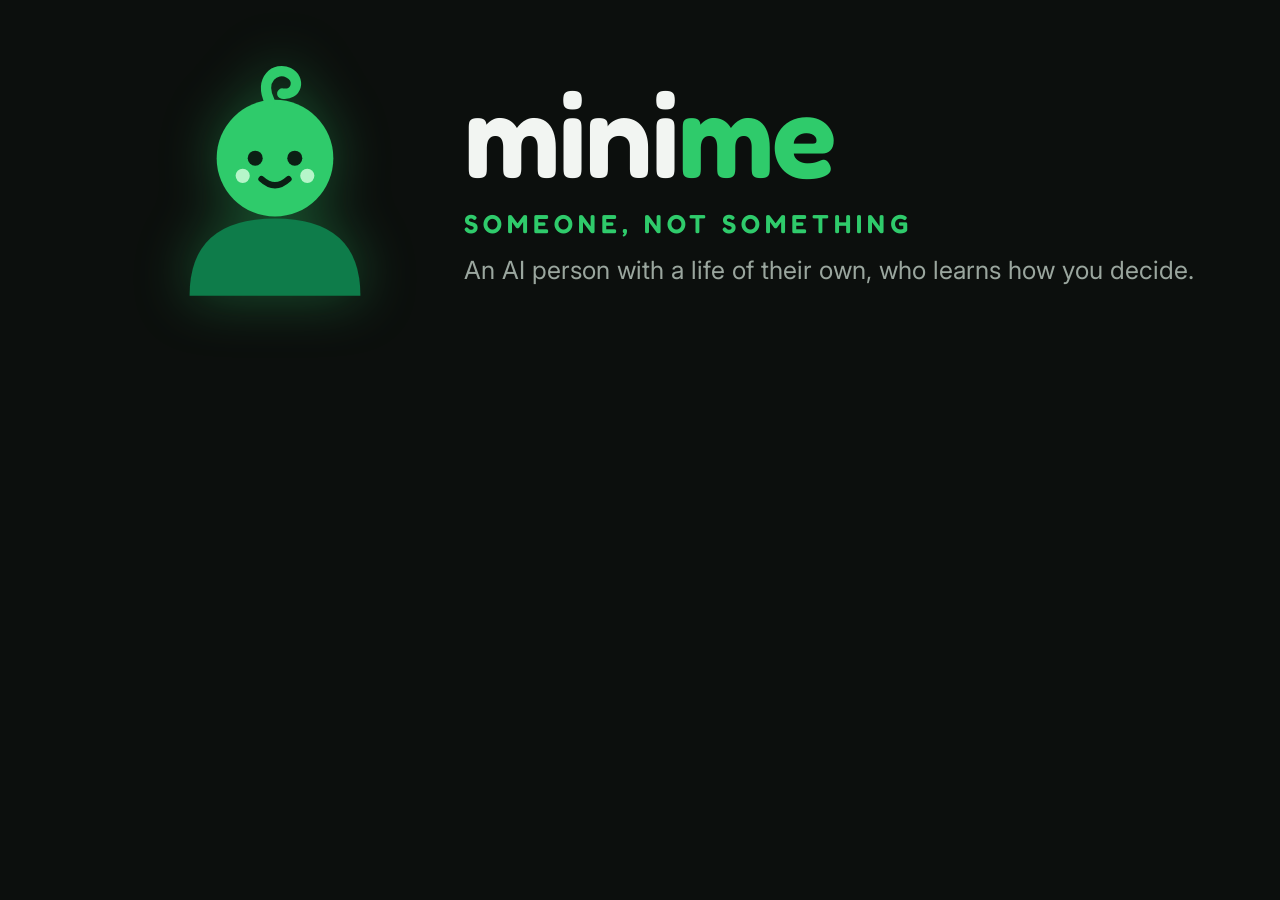
<file: docs/brand/banner.html>
<!doctype html>
<html lang="en">
<head>
<meta charset="utf-8">
<title>Minime Banner</title>
<link rel="stylesheet" href="https://fonts.googleapis.com/css2?family=Fredoka:wght@600&family=Inter:wght@500&display=block">
<style>
  /* Rendered to banner-dark.png and banner-light.png at 1280x358; ?light for the light one.
     ?social renders social.png, GitHub's 1280x640 social preview; ?header renders
     x-header.png (1500x500, X's header) and ?avatar x-avatar.png (400x400, X's profile picture). */
  :root { --bg: #0c0f0d; --ink: #f2f5f2; --sub: #9aa69e; --green: #2fcb6b; --glow: rgba(47, 203, 107, .35); }
  :root.light { --bg: #f5f8f4; --ink: #0b1f14; --sub: #5b6b61; --green: #19a956; --glow: rgba(47, 203, 107, .28); }
  * { margin: 0; box-sizing: border-box; }
  html, body { width: 1280px; height: 358px; overflow: hidden; background: var(--bg); }
  body { display: flex; align-items: center; gap: 64px; padding: 0 0 0 150px; font-family: Inter, sans-serif; }
  .mark { width: 250px; height: 250px; filter: drop-shadow(0 0 28px var(--glow)); flex: none; }
  .word { font: 600 120px/1 Fredoka, sans-serif; letter-spacing: -2px; color: var(--ink); }
  .word b { color: var(--green); font-weight: 600; }
  .tag { margin-top: 18px; font: 600 26px/1 Fredoka, sans-serif; letter-spacing: 5px; text-transform: uppercase; color: var(--green); }
  .sub { margin-top: 18px; font-size: 25px; color: var(--sub); }
  :root.social, :root.social body { height: 640px; }
  :root.social body { background: radial-gradient(circle at 26% 50%, var(--glow), transparent 34%), var(--bg); }
  :root.social body { padding-left: 130px; gap: 72px; }
  :root.social .mark { width: 300px; height: 300px; }
  :root.social .word { font-size: 136px; }
  :root.social .tag { margin-top: 24px; font-size: 28px; }
  :root.social .sub { margin-top: 22px; max-width: 560px; font-size: 27px; line-height: 1.4; }
  /* X's header: the profile picture covers the bottom left, so the words sit right of centre. */
  :root.header, :root.header body { width: 1500px; height: 500px; }
  :root.header body { justify-content: center; padding: 0 0 0 330px;
    background: radial-gradient(ellipse at 62% 50%, var(--glow), transparent 45%), var(--bg); }
  :root.header .mark { display: none; }
  :root.header .word { font-size: 132px; }
  :root.header .tag { margin-top: 22px; font-size: 28px; }
  :root.header .sub { margin-top: 20px; font-size: 27px; }
  /* X's profile picture: shown as a circle, so Mini sits in it, shoulders at the bottom. */
  :root.avatar, :root.avatar body { width: 400px; height: 400px; }
  :root.avatar body { padding: 0; justify-content: center; align-items: flex-end;
    background: radial-gradient(circle at 50% 42%, var(--glow), transparent 62%), var(--bg); }
  :root.avatar .mark { width: 330px; height: 330px; margin-bottom: -24px; filter: drop-shadow(0 0 22px var(--glow)); }
  :root.avatar .text { display: none; }
</style>
<script>if (location.search.includes("light")) document.documentElement.classList.add("light");
for (const m of ["social", "header", "avatar"]) if (location.search.includes(m)) document.documentElement.classList.add(m);</script>
</head>
<body>
  <img class="mark" src="mark.svg" alt="">
  <div class="text">
    <div class="word">mini<b>me</b></div>
    <div class="tag">Someone, not something</div>
    <div class="sub">An AI person with a life of their own, who learns how you decide.</div>
  </div>
</body>
</html>
</file>
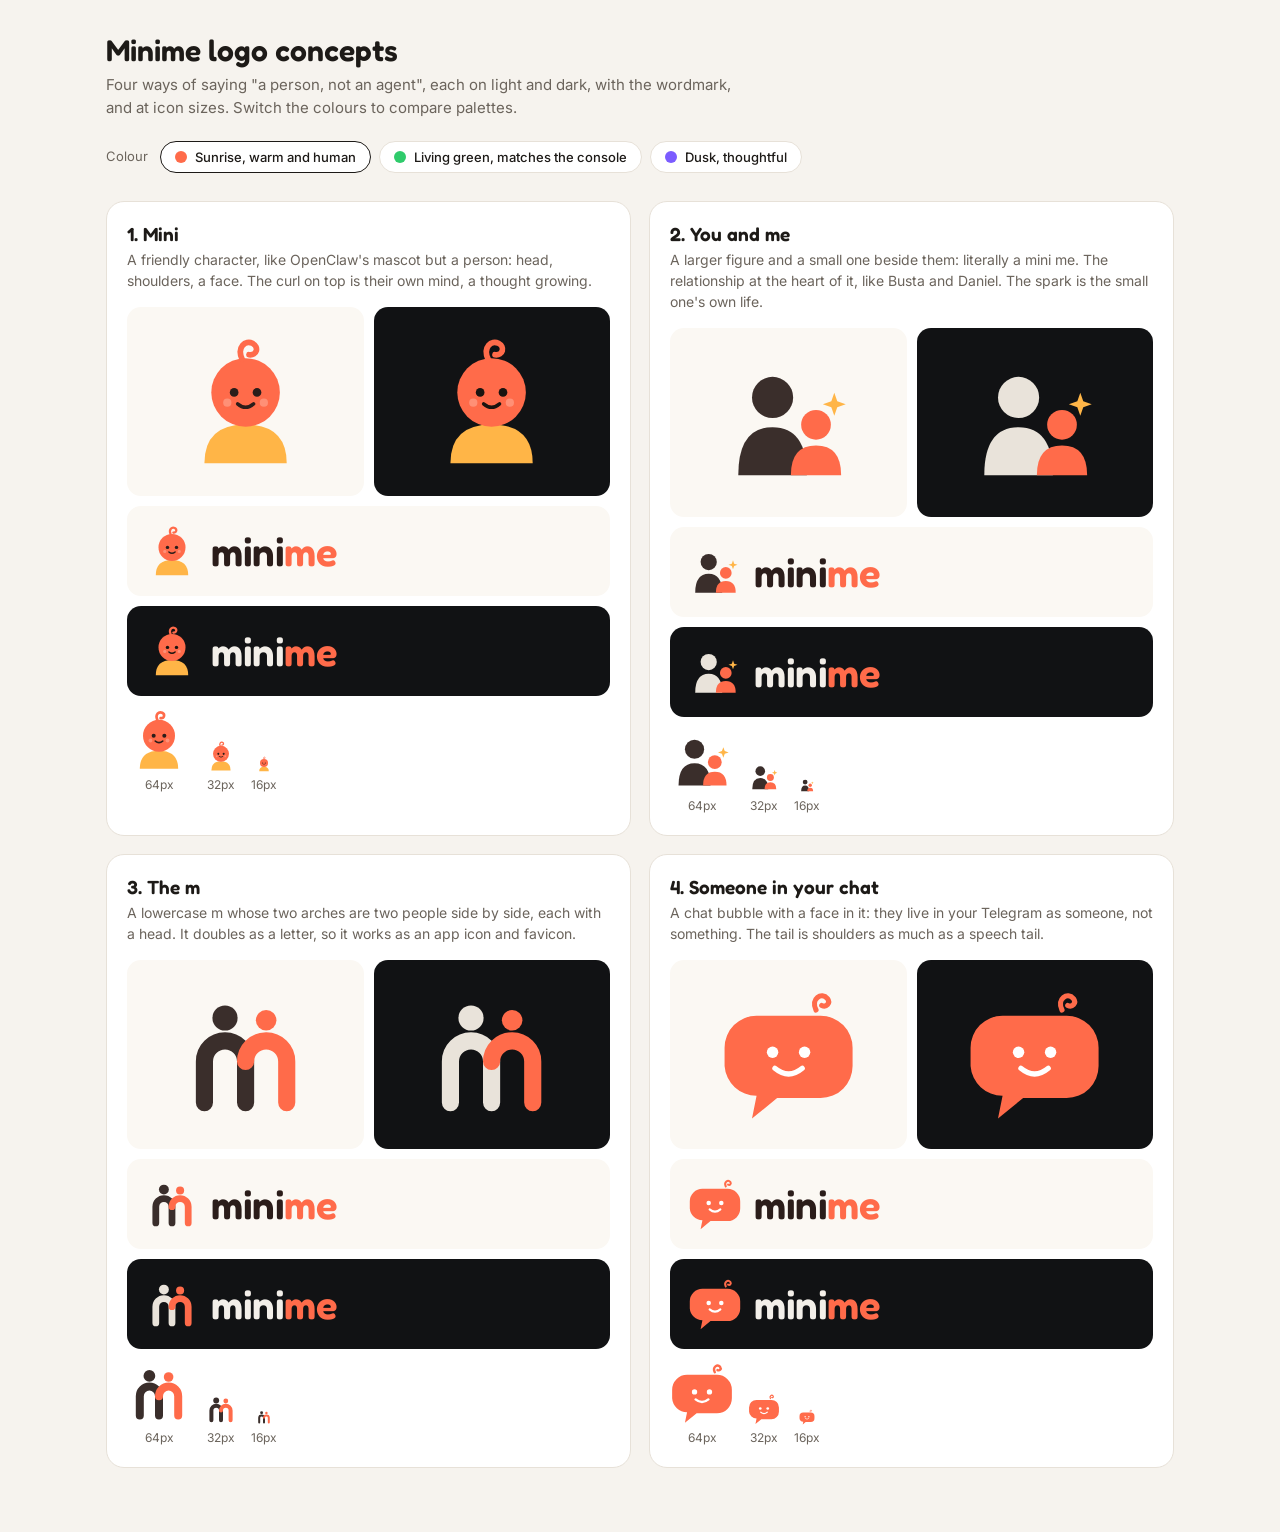
<file: docs/brand/concepts.html>
<!doctype html>
<html lang="en">
<head>
<meta charset="utf-8">
<meta name="viewport" content="width=device-width, initial-scale=1">
<title>Minime Logo Concepts</title>
<link rel="preconnect" href="https://fonts.googleapis.com">
<link rel="stylesheet" href="https://fonts.googleapis.com/css2?family=Fredoka:wght@500;600&family=Inter:wght@400;500;600&display=swap">
<style>
  :root {
    --page: #f6f3ee; --card: #ffffff; --text: #1d1a17; --muted: #6b645c; --line: #e7e1d8; --dark: #111214;
    /* palette: set by the buttons */
    --a: #ff6b4a; --b: #ffb547; --ink: #2b1d1a; --n: #3a2e2b; --c: #ff8a73; --paper: #ffffff;
  }
  @media (prefers-color-scheme: dark) {
    :root:not([data-theme="light"]) { --page: #0d0e10; --card: #17181b; --text: #ece8e2; --muted: #9a948c; --line: #26272b; }
  }
  :root[data-theme="dark"] { --page: #0d0e10; --card: #17181b; --text: #ece8e2; --muted: #9a948c; --line: #26272b; }
  body[data-palette="sunrise"] { --a: #ff6b4a; --b: #ffb547; --ink: #2b1d1a; --n: #3a2e2b; --c: #ff9c86; }
  body[data-palette="green"]   { --a: #2fcb6b; --b: #0e7c4a; --ink: #0b1f14; --n: #24352c; --c: #8be3a8; }
  body[data-palette="dusk"]    { --a: #7b5cff; --b: #ff7ab6; --ink: #1b1530; --n: #2e2747; --c: #ffa3c9; }

  * { box-sizing: border-box; }
  body { margin: 0; background: var(--page); color: var(--text); font: 15px/1.5 Inter, system-ui, sans-serif; }
  main { max-width: 1100px; margin: 0 auto; padding: 32px 16px 64px; }
  h1 { font: 600 30px Fredoka, sans-serif; margin: 0 0 6px; }
  .lead { color: var(--muted); margin: 0 0 22px; max-width: 70ch; }
  .bar { display: flex; flex-wrap: wrap; gap: 8px; align-items: center; margin-bottom: 28px; }
  .bar span { color: var(--muted); font-size: 13px; margin-right: 4px; }
  .bar button { border: 1px solid var(--line); background: var(--card); color: var(--text); border-radius: 999px; padding: 7px 14px;
    font: 500 13px Inter, sans-serif; cursor: pointer; display: inline-flex; align-items: center; gap: 8px; }
  .bar button.on { border-color: var(--text); }
  .sw { width: 12px; height: 12px; border-radius: 50%; display: inline-block; }
  .grid { display: grid; grid-template-columns: repeat(auto-fill, minmax(min(100%, 500px), 1fr)); gap: 18px; }
  .card { background: var(--card); border: 1px solid var(--line); border-radius: 18px; padding: 20px; }
  .card h2 { font: 600 19px Fredoka, sans-serif; margin: 0; }
  .card p { color: var(--muted); margin: 4px 0 16px; font-size: 14px; }
  .tiles { display: grid; grid-template-columns: 1fr 1fr; gap: 10px; }
  .tile { border-radius: 14px; display: grid; place-items: center; aspect-ratio: 1.25; }
  .tile.light { background: #fbf8f3; } .tile.dark { background: var(--dark); }
  .tile svg { width: 58%; height: auto; }
  .lockup { margin-top: 10px; border-radius: 14px; background: #fbf8f3; padding: 18px; display: flex; align-items: center; gap: 12px; }
  .lockup.dark { background: var(--dark); }
  .lockup svg { width: 54px; height: 54px; flex: none; }
  .word { font: 600 40px/1 Fredoka, sans-serif; letter-spacing: -0.5px; color: var(--ink); }
  .lockup.dark .word { color: #f3efe9; }
  .word b { color: var(--a); font-weight: 600; }
  .sizes { display: flex; align-items: end; gap: 14px; margin-top: 12px; color: var(--muted); font-size: 12px; }
  .sizes div { display: grid; justify-items: center; gap: 4px; }
  @media (max-width: 520px) { .word { font-size: 32px; } }
</style>
</head>
<body data-palette="sunrise">
<main>
  <h1>Minime logo concepts</h1>
  <p class="lead">Four ways of saying "a person, not an agent", each on light and dark, with the wordmark, and at icon sizes. Switch the colours to compare palettes.</p>
  <div class="bar"><span>Colour</span>
    <button data-p="sunrise" class="on"><i class="sw" style="background:#ff6b4a"></i>Sunrise, warm and human</button>
    <button data-p="green"><i class="sw" style="background:#2fcb6b"></i>Living green, matches the console</button>
    <button data-p="dusk"><i class="sw" style="background:#7b5cff"></i>Dusk, thoughtful</button>
  </div>
  <div class="grid" id="grid"></div>
</main>

<script>
// Each mark is drawn in a 120x120 box, coloured by the palette's variables.
const marks = {
  mini: {
    name: "1. Mini",
    about: "A friendly character, like OpenClaw's mascot but a person: head, shoulders, a face. The curl on top is their own mind, a thought growing.",
    svg: `<path d="M24 114 Q24 80 60 80 Q96 80 96 114 Z" fill="var(--b)"/>
      <circle cx="60" cy="52" r="30" fill="var(--a)"/>
      <path d="M57 23 C52 12 60 6 66 9 C72 12 70 20 63 19" fill="none" stroke="var(--a)" stroke-width="5" stroke-linecap="round"/>
      <circle cx="50" cy="52" r="3.8" fill="var(--ink)"/><circle cx="70" cy="52" r="3.8" fill="var(--ink)"/>
      <circle cx="44" cy="61" r="3.6" fill="var(--c)" opacity=".75"/><circle cx="76" cy="61" r="3.6" fill="var(--c)" opacity=".75"/>
      <path d="M53 62 Q60 68 67 62" fill="none" stroke="var(--ink)" stroke-width="3" stroke-linecap="round"/>`
  },
  pair: {
    name: "2. You and me",
    about: "A larger figure and a small one beside them: literally a mini me. The relationship at the heart of it, like Busta and Daniel. The spark is the small one's own life.",
    svg: `<circle cx="46" cy="38" r="18" fill="var(--n)"/>
      <path d="M16 106 Q16 64 46 64 Q76 64 76 106 Z" fill="var(--n)"/>
      <circle cx="84" cy="62" r="13" fill="var(--a)"/>
      <path d="M62 106 Q62 80 84 80 Q106 80 106 106 Z" fill="var(--a)"/>
      <path d="M100 34 L102.6 41.4 L110 44 L102.6 46.6 L100 54 L97.4 46.6 L90 44 L97.4 41.4 Z" fill="var(--b)"/>`
  },
  m: {
    name: "3. The m",
    about: "A lowercase m whose two arches are two people side by side, each with a head. It doubles as a letter, so it works as an app icon and favicon.",
    svg: `<path d="M24 102 V66 A18 18 0 0 1 60 66 V102" fill="none" stroke="var(--n)" stroke-width="15" stroke-linecap="round" stroke-linejoin="round"/>
      <path d="M60 66 A18 18 0 0 1 96 66 V102" fill="none" stroke="var(--a)" stroke-width="15" stroke-linecap="round" stroke-linejoin="round"/>
      <circle cx="42" cy="28" r="11" fill="var(--n)"/>
      <circle cx="78" cy="30" r="9" fill="var(--a)"/>`
  },
  bubble: {
    name: "4. Someone in your chat",
    about: "A chat bubble with a face in it: they live in your Telegram as someone, not something. The tail is shoulders as much as a speech tail.",
    svg: `<g transform="translate(0 8)"><path d="M32 18 H88 A28 28 0 0 1 116 46 V62 A28 28 0 0 1 88 90 H50 L28 108 L32 88 A28 28 0 0 1 4 62 V46 A28 28 0 0 1 32 18 Z" fill="var(--a)"/>
      <circle cx="46" cy="50" r="5" fill="var(--paper)"/><circle cx="74" cy="50" r="5" fill="var(--paper)"/>
      <path d="M48 64 Q60 74 72 64" fill="none" stroke="var(--paper)" stroke-width="4.5" stroke-linecap="round"/></g>
      <path d="M84 21 C79 11 89 5 94 11 C97 15 93 19 89 17" fill="none" stroke="var(--a)" stroke-width="4.5" stroke-linecap="round"/>`
  }
};
const svg = (m, extra = "") => `<svg viewBox="0 0 120 120" xmlns="http://www.w3.org/2000/svg" role="img" aria-label="${m.name}" ${extra}>${m.svg}</svg>`;
// On dark, the neutral figures need to be light.
const dark = (s) => s.replaceAll("var(--n)", "#e9e3da").replaceAll("var(--ink)", "#1a1410");

document.getElementById("grid").innerHTML = Object.values(marks).map((m) => `
  <section class="card"><h2>${m.name}</h2><p>${m.about}</p>
    <div class="tiles"><div class="tile light">${svg(m)}</div><div class="tile dark">${dark(svg(m))}</div></div>
    <div class="lockup">${svg(m)}<span class="word">mini<b>me</b></span></div>
    <div class="lockup dark">${dark(svg(m))}<span class="word">mini<b>me</b></span></div>
    <div class="sizes">${[64, 32, 16].map((s) => `<div>${svg(m, `width="${s}" height="${s}"`)}${s}px</div>`).join("")}</div>
  </section>`).join("");

document.querySelectorAll(".bar button").forEach((b) => b.onclick = () => {
  document.body.dataset.palette = b.dataset.p;
  document.querySelectorAll(".bar button").forEach((x) => x.classList.toggle("on", x === b));
});
</script>
</body>
</html>
</file>
